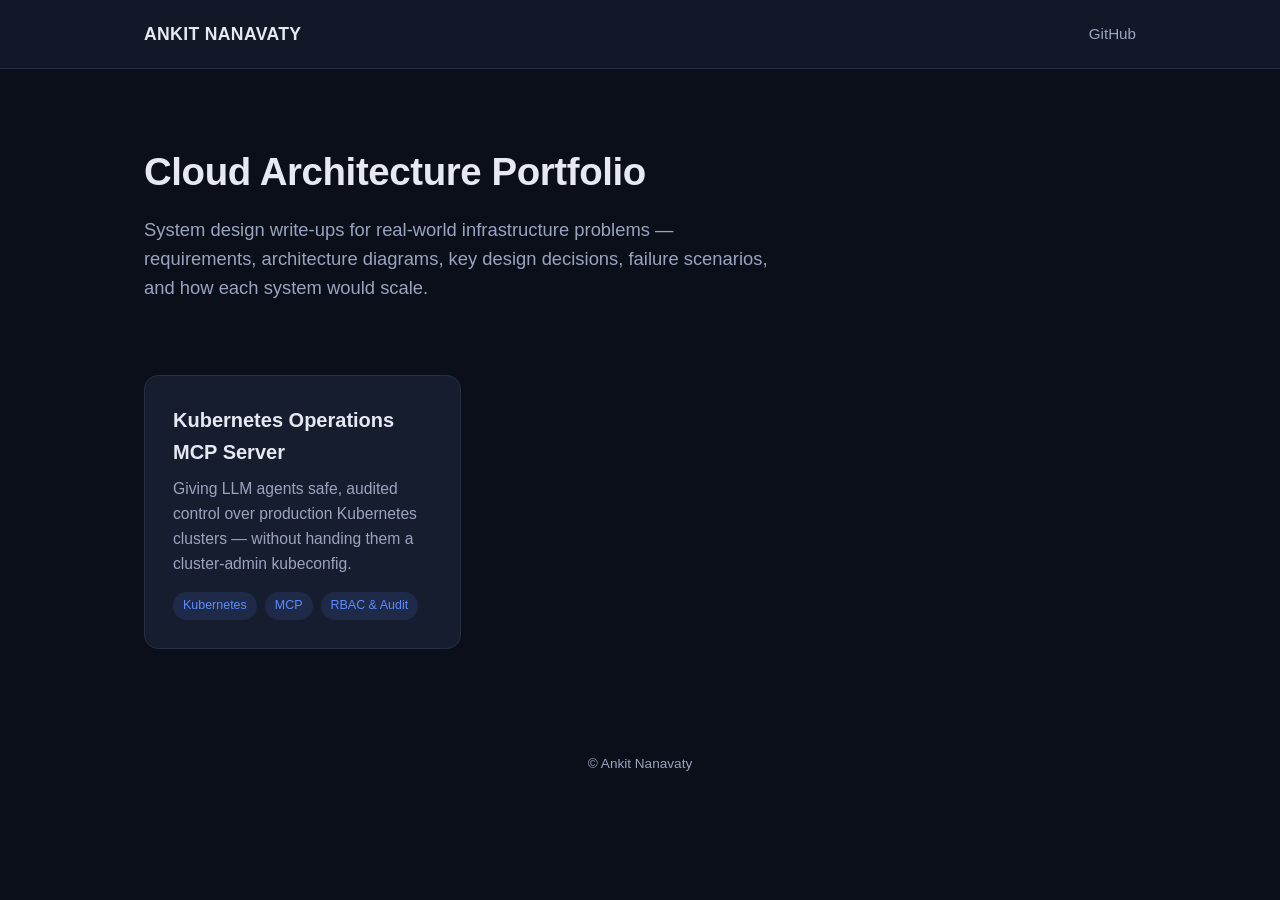
<file: index.html>
<!DOCTYPE html>
<html lang="en">
<head>
    <meta charset="utf-8">
    <meta name="viewport" content="width=device-width, initial-scale=1.0">
    <title>Ankit Nanavaty — Cloud Architecture Portfolio</title>
    <link rel="stylesheet" href="style.css">
</head>
<body>

<header class="site-header">
    <div class="container">
        <a href="index.html" class="brand">ANKIT NANAVATY</a>
        <nav class="site-nav">
            <a href="https://github.com/ankkit24/CloudArchitecturePortfolio" target="_blank" rel="noopener">GitHub</a>
        </nav>
    </div>
</header>

<section class="hero">
    <div class="container">
        <h1>Cloud Architecture Portfolio</h1>
        <p>
            System design write-ups for real-world infrastructure problems — requirements,
            architecture diagrams, key design decisions, failure scenarios, and how each
            system would scale.
        </p>
    </div>
</section>

<main class="container">
    <div class="project-grid">

        <a class="project-card" href="projects/kubernetes-mcp-server.html">
            <h3>Kubernetes Operations MCP Server</h3>
            <p>
                Giving LLM agents safe, audited control over production Kubernetes clusters —
                without handing them a cluster-admin kubeconfig.
            </p>
            <div class="tags">
                <span class="tag">Kubernetes</span>
                <span class="tag">MCP</span>
                <span class="tag">RBAC &amp; Audit</span>
            </div>
        </a>

    </div>
</main>

<footer class="site-footer">
    &copy; Ankit Nanavaty
</footer>

</body>
</html>
</file>
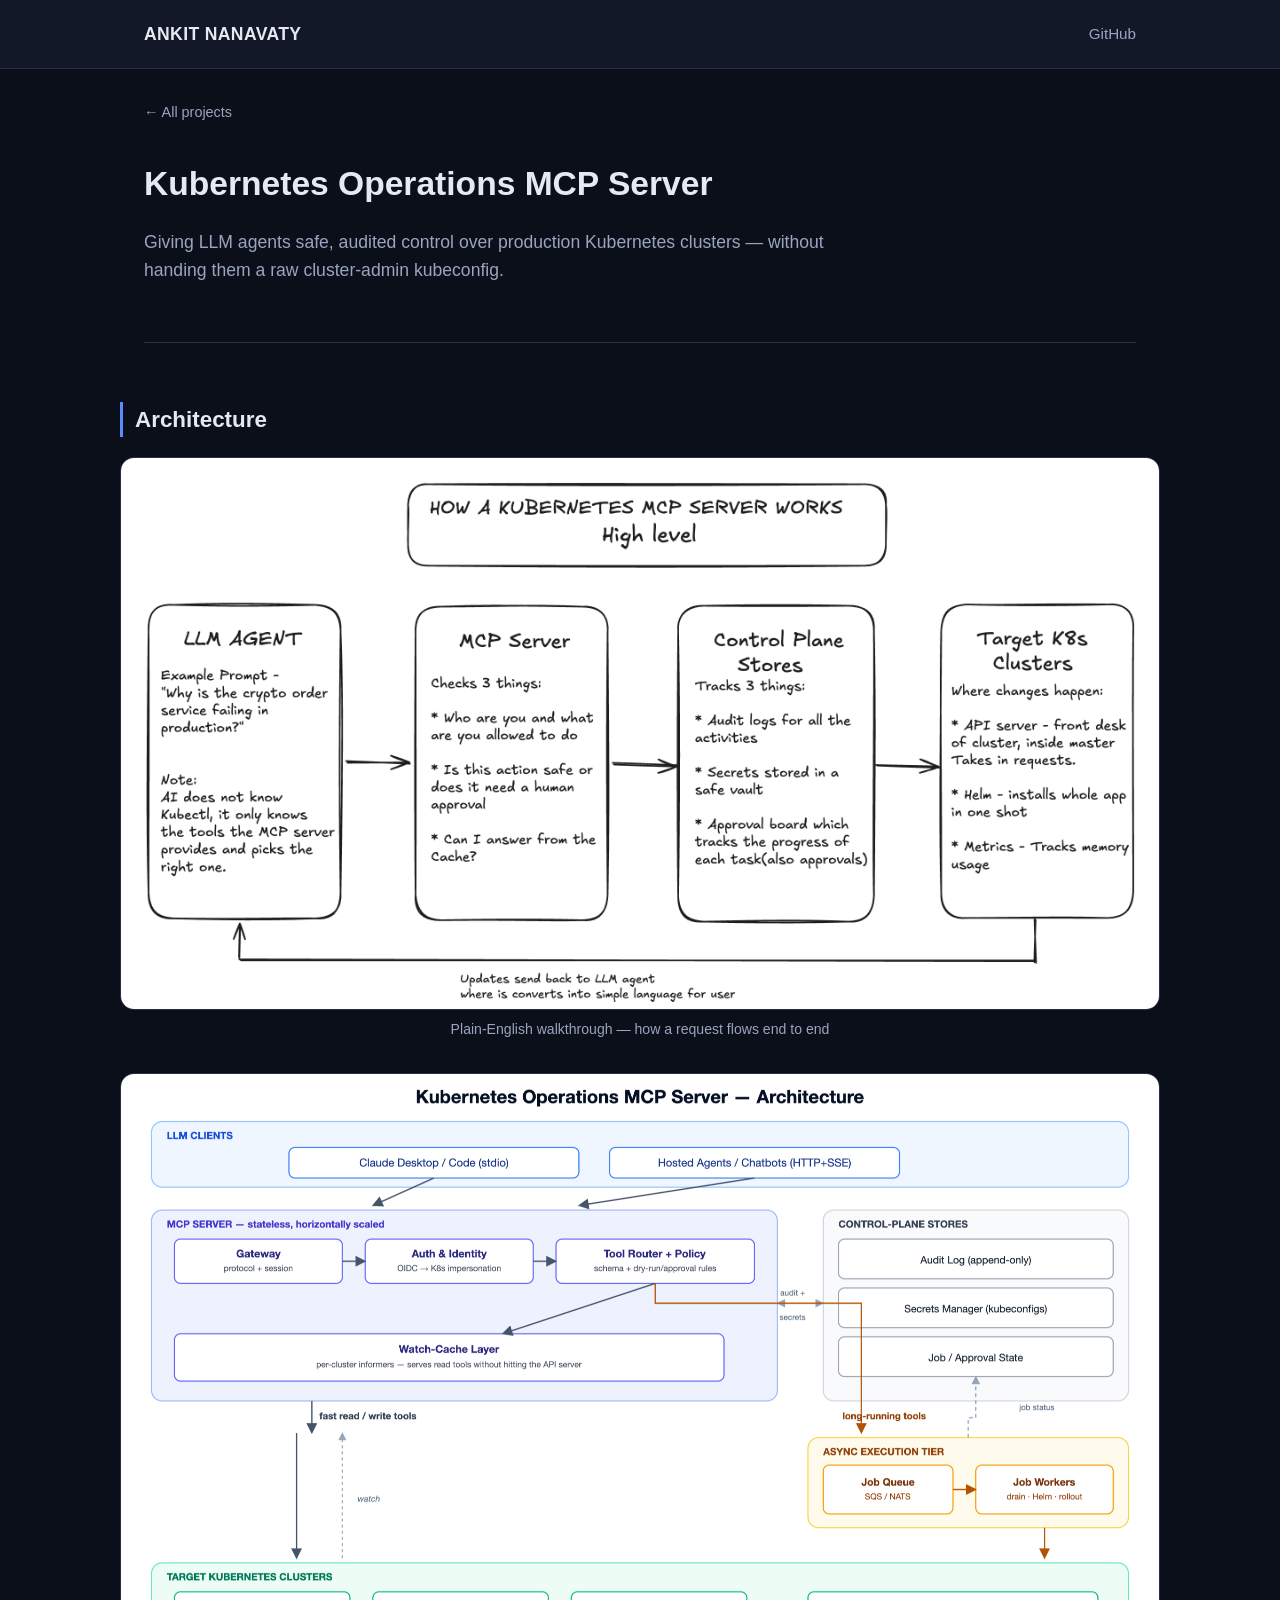
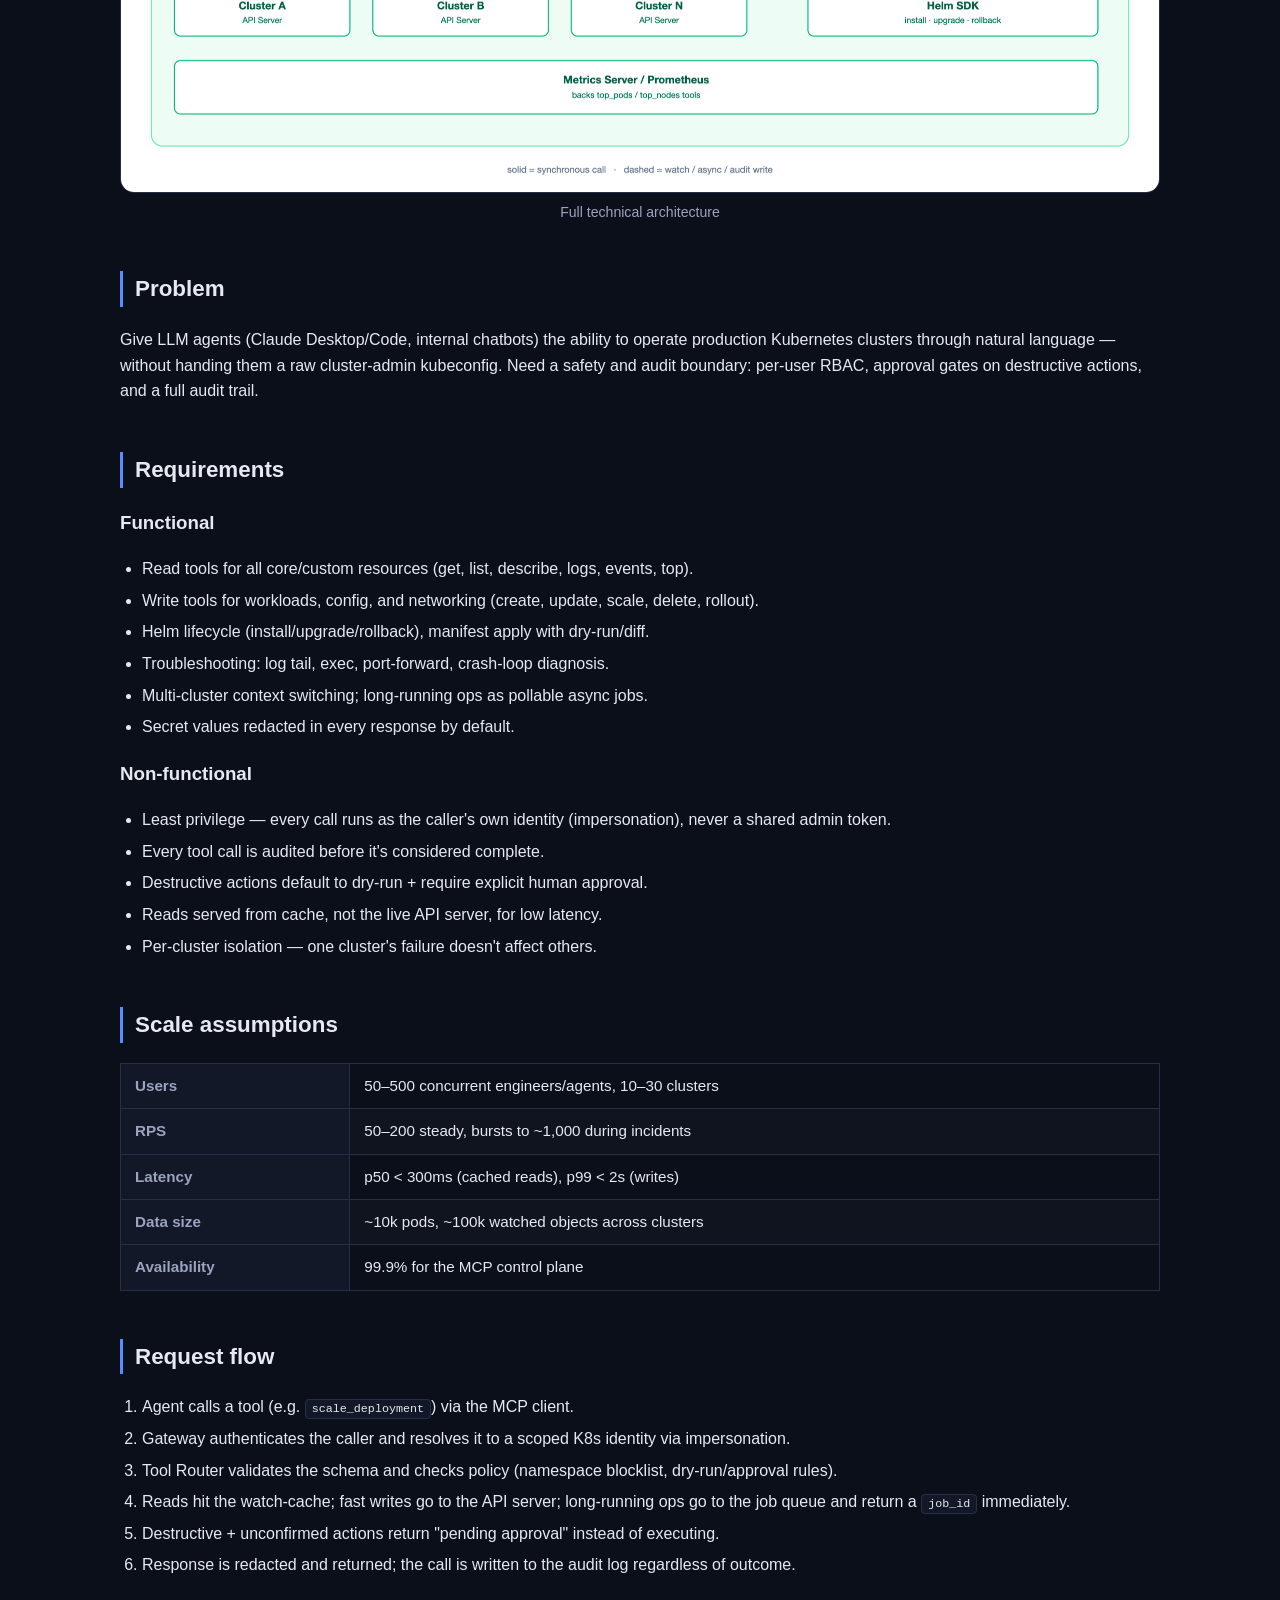
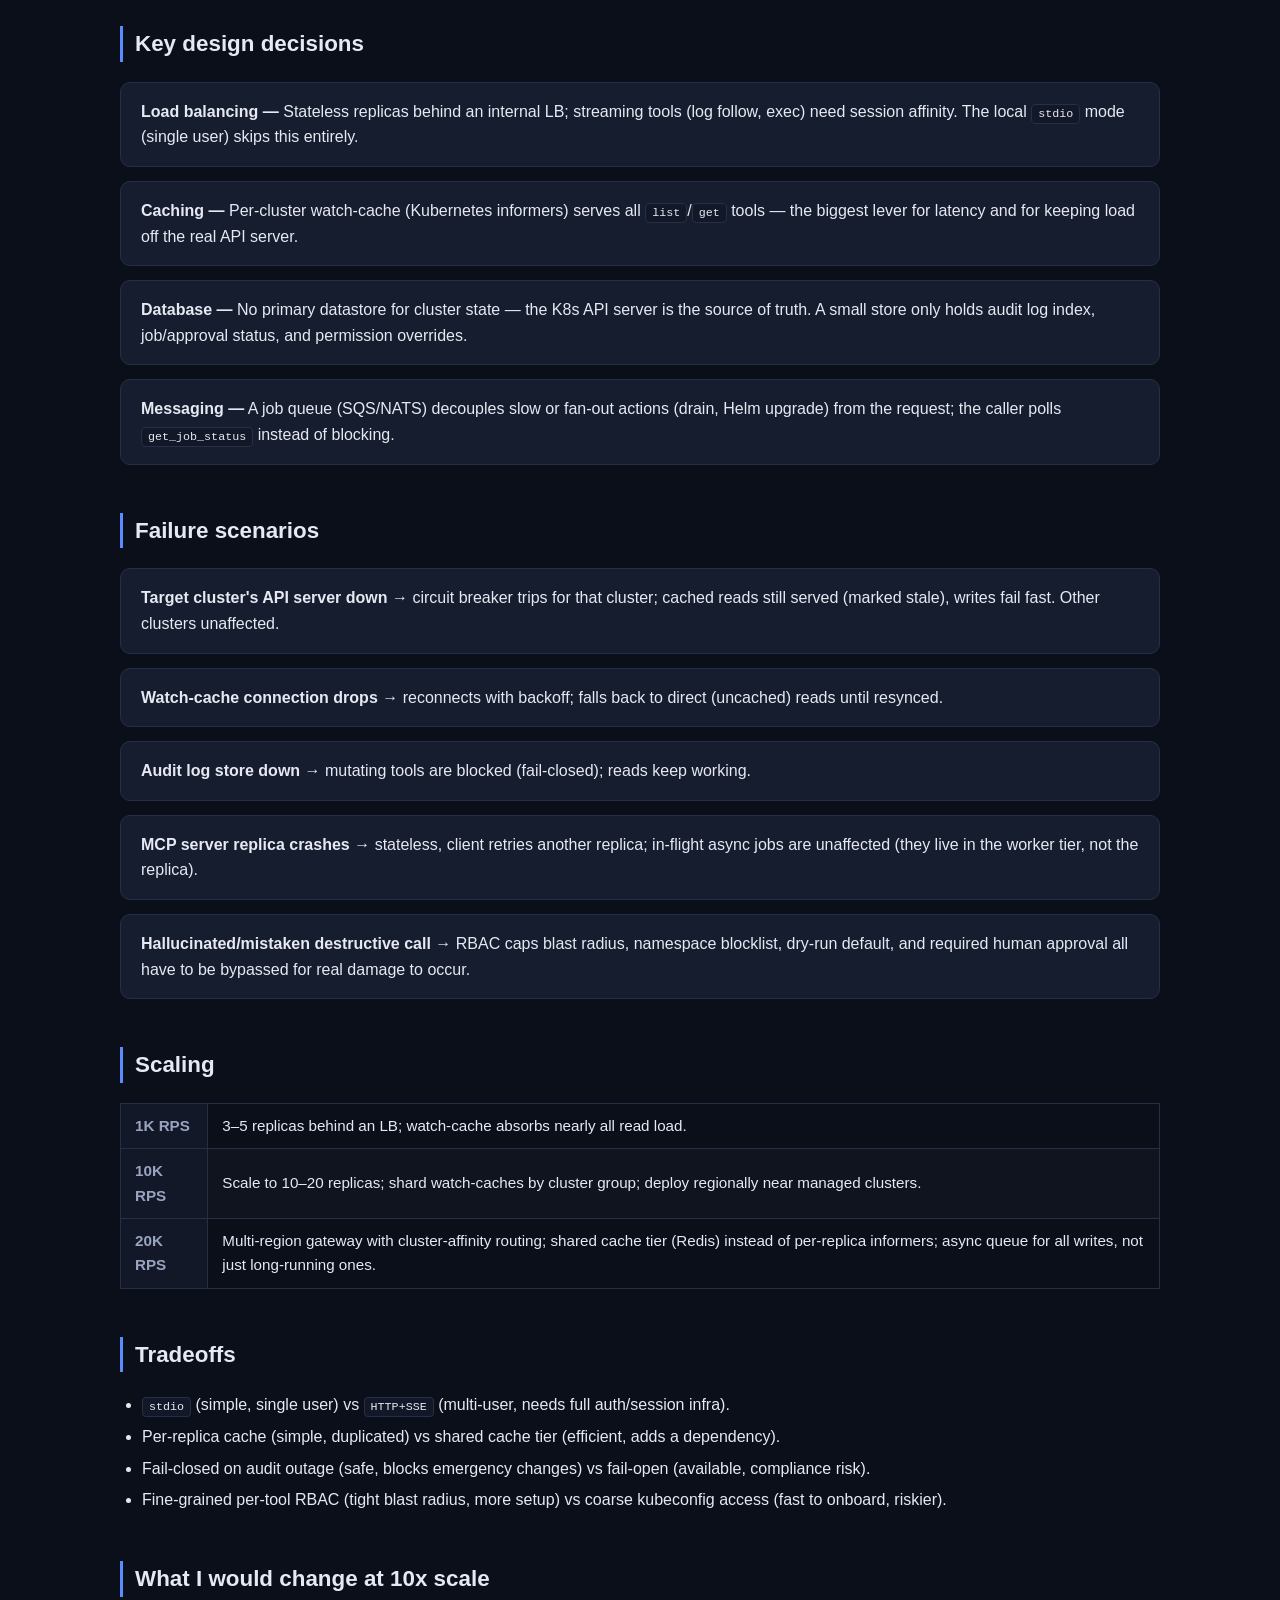
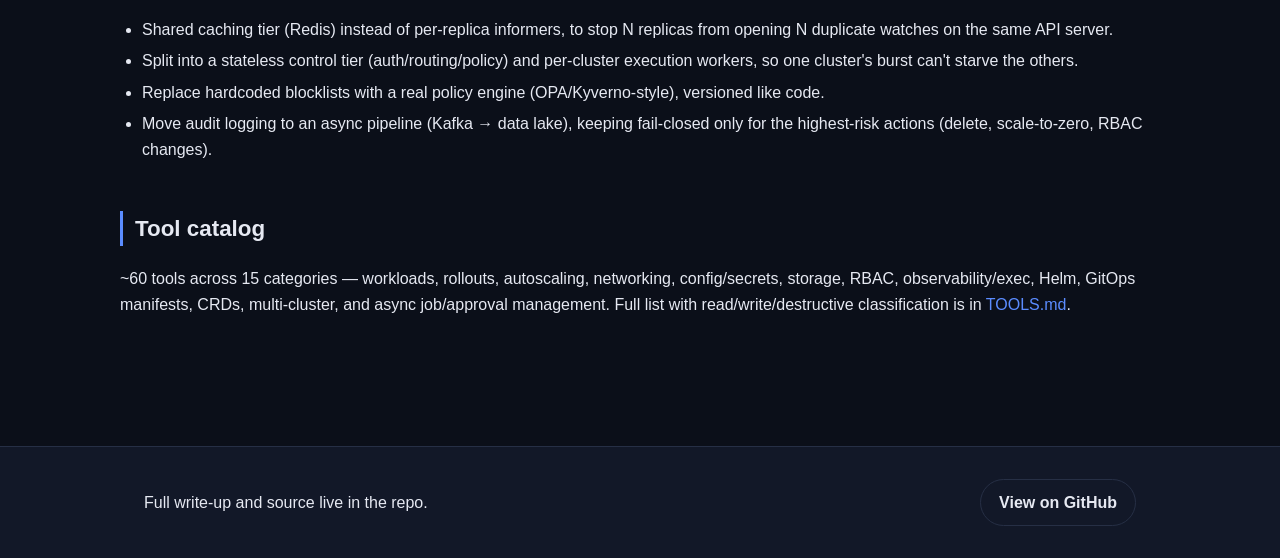
<file: projects/kubernetes-mcp-server.html>
<!DOCTYPE html>
<html lang="en">
<head>
    <meta charset="utf-8">
    <meta name="viewport" content="width=device-width, initial-scale=1.0">
    <title>Kubernetes Operations MCP Server — Ankit Nanavaty</title>
    <link rel="stylesheet" href="../style.css">
</head>
<body>

<header class="site-header">
    <div class="container">
        <a href="../index.html" class="brand">ANKIT NANAVATY</a>
        <nav class="site-nav">
            <a href="https://github.com/ankkit24/CloudArchitecturePortfolio" target="_blank" rel="noopener">GitHub</a>
        </nav>
    </div>
</header>

<div class="container">
    <a class="back-link" href="../index.html">&larr; All projects</a>

    <div class="project-hero">
        <h1>Kubernetes Operations MCP Server</h1>
        <p class="subtitle">
            Giving LLM agents safe, audited control over production Kubernetes clusters —
            without handing them a raw cluster-admin kubeconfig.
        </p>
    </div>
</div>

<div class="container project-body">

    <section>
        <h2>Architecture</h2>

        <div class="diagram-block">
            <img src="../assets/projects/kubernetes-mcp-server/Simplified_architecture.png"
                 alt="Plain-English walkthrough of the Kubernetes MCP Server: LLM Agent, MCP Server, Control-Plane Stores, Target K8s Clusters">
            <p class="caption">Plain-English walkthrough — how a request flows end to end</p>
        </div>

        <div class="diagram-block">
            <img src="../assets/projects/kubernetes-mcp-server/architecture-diagram.png"
                 alt="Full technical architecture diagram of the Kubernetes MCP Server">
            <p class="caption">Full technical architecture</p>
        </div>
    </section>

    <section>
        <h2>Problem</h2>
        <p>
            Give LLM agents (Claude Desktop/Code, internal chatbots) the ability to operate
            production Kubernetes clusters through natural language — without handing them a
            raw cluster-admin kubeconfig. Need a safety and audit boundary: per-user RBAC,
            approval gates on destructive actions, and a full audit trail.
        </p>
    </section>

    <section>
        <h2>Requirements</h2>

        <h3>Functional</h3>
        <ul>
            <li>Read tools for all core/custom resources (get, list, describe, logs, events, top).</li>
            <li>Write tools for workloads, config, and networking (create, update, scale, delete, rollout).</li>
            <li>Helm lifecycle (install/upgrade/rollback), manifest apply with dry-run/diff.</li>
            <li>Troubleshooting: log tail, exec, port-forward, crash-loop diagnosis.</li>
            <li>Multi-cluster context switching; long-running ops as pollable async jobs.</li>
            <li>Secret values redacted in every response by default.</li>
        </ul>

        <h3>Non-functional</h3>
        <ul>
            <li>Least privilege — every call runs as the caller's own identity (impersonation), never a shared admin token.</li>
            <li>Every tool call is audited before it's considered complete.</li>
            <li>Destructive actions default to dry-run + require explicit human approval.</li>
            <li>Reads served from cache, not the live API server, for low latency.</li>
            <li>Per-cluster isolation — one cluster's failure doesn't affect others.</li>
        </ul>
    </section>

    <section>
        <h2>Scale assumptions</h2>
        <table class="info-table">
            <tr><th>Users</th><td>50–500 concurrent engineers/agents, 10–30 clusters</td></tr>
            <tr><th>RPS</th><td>50–200 steady, bursts to ~1,000 during incidents</td></tr>
            <tr><th>Latency</th><td>p50 &lt; 300ms (cached reads), p99 &lt; 2s (writes)</td></tr>
            <tr><th>Data size</th><td>~10k pods, ~100k watched objects across clusters</td></tr>
            <tr><th>Availability</th><td>99.9% for the MCP control plane</td></tr>
        </table>
    </section>

    <section>
        <h2>Request flow</h2>
        <ol>
            <li>Agent calls a tool (e.g. <code>scale_deployment</code>) via the MCP client.</li>
            <li>Gateway authenticates the caller and resolves it to a scoped K8s identity via impersonation.</li>
            <li>Tool Router validates the schema and checks policy (namespace blocklist, dry-run/approval rules).</li>
            <li>Reads hit the watch-cache; fast writes go to the API server; long-running ops go to the job queue and return a <code>job_id</code> immediately.</li>
            <li>Destructive + unconfirmed actions return "pending approval" instead of executing.</li>
            <li>Response is redacted and returned; the call is written to the audit log regardless of outcome.</li>
        </ol>
    </section>

    <section>
        <h2>Key design decisions</h2>

        <div class="decision-item">
            <strong>Load balancing —</strong> Stateless replicas behind an internal LB; streaming tools
            (log follow, exec) need session affinity. The local <code>stdio</code> mode (single user)
            skips this entirely.
        </div>
        <div class="decision-item">
            <strong>Caching —</strong> Per-cluster watch-cache (Kubernetes informers) serves all
            <code>list</code>/<code>get</code> tools — the biggest lever for latency and for keeping
            load off the real API server.
        </div>
        <div class="decision-item">
            <strong>Database —</strong> No primary datastore for cluster state — the K8s API server
            is the source of truth. A small store only holds audit log index, job/approval status,
            and permission overrides.
        </div>
        <div class="decision-item">
            <strong>Messaging —</strong> A job queue (SQS/NATS) decouples slow or fan-out actions
            (drain, Helm upgrade) from the request; the caller polls <code>get_job_status</code>
            instead of blocking.
        </div>
    </section>

    <section>
        <h2>Failure scenarios</h2>

        <div class="failure-item">
            <strong>Target cluster's API server down</strong> → circuit breaker trips for that cluster;
            cached reads still served (marked stale), writes fail fast. Other clusters unaffected.
        </div>
        <div class="failure-item">
            <strong>Watch-cache connection drops</strong> → reconnects with backoff; falls back to
            direct (uncached) reads until resynced.
        </div>
        <div class="failure-item">
            <strong>Audit log store down</strong> → mutating tools are blocked (fail-closed); reads keep working.
        </div>
        <div class="failure-item">
            <strong>MCP server replica crashes</strong> → stateless, client retries another replica;
            in-flight async jobs are unaffected (they live in the worker tier, not the replica).
        </div>
        <div class="failure-item">
            <strong>Hallucinated/mistaken destructive call</strong> → RBAC caps blast radius, namespace
            blocklist, dry-run default, and required human approval all have to be bypassed for real
            damage to occur.
        </div>
    </section>

    <section>
        <h2>Scaling</h2>
        <table class="info-table">
            <tr><th>1K RPS</th><td>3–5 replicas behind an LB; watch-cache absorbs nearly all read load.</td></tr>
            <tr><th>10K RPS</th><td>Scale to 10–20 replicas; shard watch-caches by cluster group; deploy regionally near managed clusters.</td></tr>
            <tr><th>20K RPS</th><td>Multi-region gateway with cluster-affinity routing; shared cache tier (Redis) instead of per-replica informers; async queue for all writes, not just long-running ones.</td></tr>
        </table>
    </section>

    <section>
        <h2>Tradeoffs</h2>
        <ul>
            <li><code>stdio</code> (simple, single user) vs <code>HTTP+SSE</code> (multi-user, needs full auth/session infra).</li>
            <li>Per-replica cache (simple, duplicated) vs shared cache tier (efficient, adds a dependency).</li>
            <li>Fail-closed on audit outage (safe, blocks emergency changes) vs fail-open (available, compliance risk).</li>
            <li>Fine-grained per-tool RBAC (tight blast radius, more setup) vs coarse kubeconfig access (fast to onboard, riskier).</li>
        </ul>
    </section>

    <section>
        <h2>What I would change at 10x scale</h2>
        <ul>
            <li>Shared caching tier (Redis) instead of per-replica informers, to stop N replicas from opening N duplicate watches on the same API server.</li>
            <li>Split into a stateless control tier (auth/routing/policy) and per-cluster execution workers, so one cluster's burst can't starve the others.</li>
            <li>Replace hardcoded blocklists with a real policy engine (OPA/Kyverno-style), versioned like code.</li>
            <li>Move audit logging to an async pipeline (Kafka → data lake), keeping fail-closed only for the highest-risk actions (delete, scale-to-zero, RBAC changes).</li>
        </ul>
    </section>

    <section>
        <h2>Tool catalog</h2>
        <p>
            ~60 tools across 15 categories — workloads, rollouts, autoscaling, networking,
            config/secrets, storage, RBAC, observability/exec, Helm, GitOps manifests, CRDs,
            multi-cluster, and async job/approval management. Full list with read/write/destructive
            classification is in
            <a href="https://github.com/ankkit24/CloudArchitecturePortfolio/blob/main/kubernetes-mcp-server/TOOLS.md" target="_blank" rel="noopener">TOOLS.md</a>.
        </p>
    </section>

</div>

<footer class="repo-footer">
    <div class="container">
        <span>Full write-up and source live in the repo.</span>
        <a class="github-link" href="https://github.com/ankkit24/CloudArchitecturePortfolio" target="_blank" rel="noopener">
            View on GitHub
        </a>
    </div>
</footer>

</body>
</html>
</file>
<file: style.css>
:root {
    --bg: #0b0f19;
    --bg-elevated: #121828;
    --card: #161d2f;
    --border: #262f45;
    --text: #e6e9f2;
    --text-dim: #9aa4bf;
    --accent: #5b8cff;
    --accent-soft: rgba(91, 140, 255, 0.12);
    --radius: 14px;
    --max-width: 1040px;
}

* {
    box-sizing: border-box;
}

html, body {
    margin: 0;
    padding: 0;
}

body {
    background: var(--bg);
    color: var(--text);
    font-family: -apple-system, BlinkMacSystemFont, "Segoe UI", Roboto, Helvetica, Arial, sans-serif;
    line-height: 1.6;
}

a {
    color: var(--accent);
    text-decoration: none;
}

a:hover {
    text-decoration: underline;
}

.container {
    max-width: var(--max-width);
    margin: 0 auto;
    padding: 0 24px;
}

/* ---------- Site header ---------- */

.site-header {
    border-bottom: 1px solid var(--border);
    background: var(--bg-elevated);
}

.site-header .container {
    display: flex;
    align-items: center;
    justify-content: space-between;
    padding-top: 20px;
    padding-bottom: 20px;
}

.brand {
    font-weight: 700;
    font-size: 1.1rem;
    color: var(--text);
    letter-spacing: 0.02em;
}

.brand:hover {
    text-decoration: none;
    color: var(--accent);
}

.site-nav a {
    color: var(--text-dim);
    margin-left: 24px;
    font-size: 0.95rem;
}

.site-nav a:hover {
    color: var(--text);
    text-decoration: none;
}

/* ---------- Hero ---------- */

.hero {
    padding: 72px 0 48px;
}

.hero h1 {
    font-size: 2.4rem;
    margin: 0 0 12px;
    letter-spacing: -0.01em;
}

.hero p {
    color: var(--text-dim);
    font-size: 1.15rem;
    max-width: 640px;
    margin: 0;
}

/* ---------- Project grid ---------- */

.project-grid {
    display: grid;
    grid-template-columns: repeat(auto-fill, minmax(280px, 1fr));
    gap: 20px;
    padding: 24px 0 80px;
}

.project-card {
    display: block;
    background: var(--card);
    border: 1px solid var(--border);
    border-radius: var(--radius);
    padding: 28px;
    transition: border-color 0.15s ease, transform 0.15s ease;
}

.project-card:hover {
    border-color: var(--accent);
    transform: translateY(-2px);
    text-decoration: none;
}

.project-card h3 {
    margin: 0 0 8px;
    font-size: 1.25rem;
    color: var(--text);
}

.project-card p {
    margin: 0 0 16px;
    color: var(--text-dim);
    font-size: 0.98rem;
}

.project-card .tags {
    display: flex;
    flex-wrap: wrap;
    gap: 8px;
}

.tag {
    font-size: 0.78rem;
    padding: 4px 10px;
    border-radius: 999px;
    background: var(--accent-soft);
    color: var(--accent);
}

.card-link {
    font-size: 0.9rem;
    font-weight: 600;
}

/* ---------- Project detail page ---------- */

.back-link {
    display: inline-block;
    margin: 32px 0 0;
    font-size: 0.9rem;
    color: var(--text-dim);
}

.project-hero {
    padding: 20px 0 40px;
    border-bottom: 1px solid var(--border);
}

.project-hero h1 {
    font-size: 2.1rem;
    margin: 12px 0 10px;
}

.project-hero .subtitle {
    color: var(--text-dim);
    font-size: 1.1rem;
    max-width: 680px;
}

.project-body {
    padding: 40px 0 80px;
}

.project-body section {
    margin-bottom: 48px;
}

.project-body h2 {
    font-size: 1.4rem;
    border-left: 3px solid var(--accent);
    padding-left: 12px;
    margin-bottom: 20px;
}

.diagram-block {
    margin-bottom: 32px;
}

.diagram-block img {
    width: 100%;
    height: auto;
    border-radius: var(--radius);
    border: 1px solid var(--border);
    background: #fff;
    display: block;
}

.diagram-block .caption {
    color: var(--text-dim);
    font-size: 0.88rem;
    margin-top: 8px;
    text-align: center;
}

.info-table {
    width: 100%;
    border-collapse: collapse;
    margin: 16px 0;
    font-size: 0.95rem;
}

.info-table td, .info-table th {
    border: 1px solid var(--border);
    padding: 10px 14px;
    text-align: left;
}

.info-table th {
    background: var(--bg-elevated);
    color: var(--text-dim);
    font-weight: 600;
}

.info-table tr:nth-child(even) td {
    background: rgba(255, 255, 255, 0.02);
}

.project-body ul, .project-body ol {
    padding-left: 22px;
}

.project-body li {
    margin-bottom: 6px;
}

.project-body code {
    background: var(--bg-elevated);
    border: 1px solid var(--border);
    border-radius: 4px;
    padding: 2px 6px;
    font-size: 0.9em;
}

.failure-item, .decision-item {
    background: var(--card);
    border: 1px solid var(--border);
    border-radius: 10px;
    padding: 16px 20px;
    margin-bottom: 14px;
}

.failure-item strong, .decision-item strong {
    color: var(--text);
}

/* ---------- Footer ---------- */

.repo-footer {
    border-top: 1px solid var(--border);
    background: var(--bg-elevated);
    padding: 32px 0;
    margin-top: 0;
}

.repo-footer .container {
    display: flex;
    align-items: center;
    justify-content: space-between;
    flex-wrap: wrap;
    gap: 16px;
}

.github-link {
    display: inline-flex;
    align-items: center;
    gap: 8px;
    font-weight: 600;
    padding: 10px 18px;
    border: 1px solid var(--border);
    border-radius: 999px;
    color: var(--text);
}

.github-link:hover {
    border-color: var(--accent);
    color: var(--accent);
    text-decoration: none;
}

.site-footer {
    text-align: center;
    color: var(--text-dim);
    font-size: 0.85rem;
    padding: 24px 0 48px;
}
</file>
